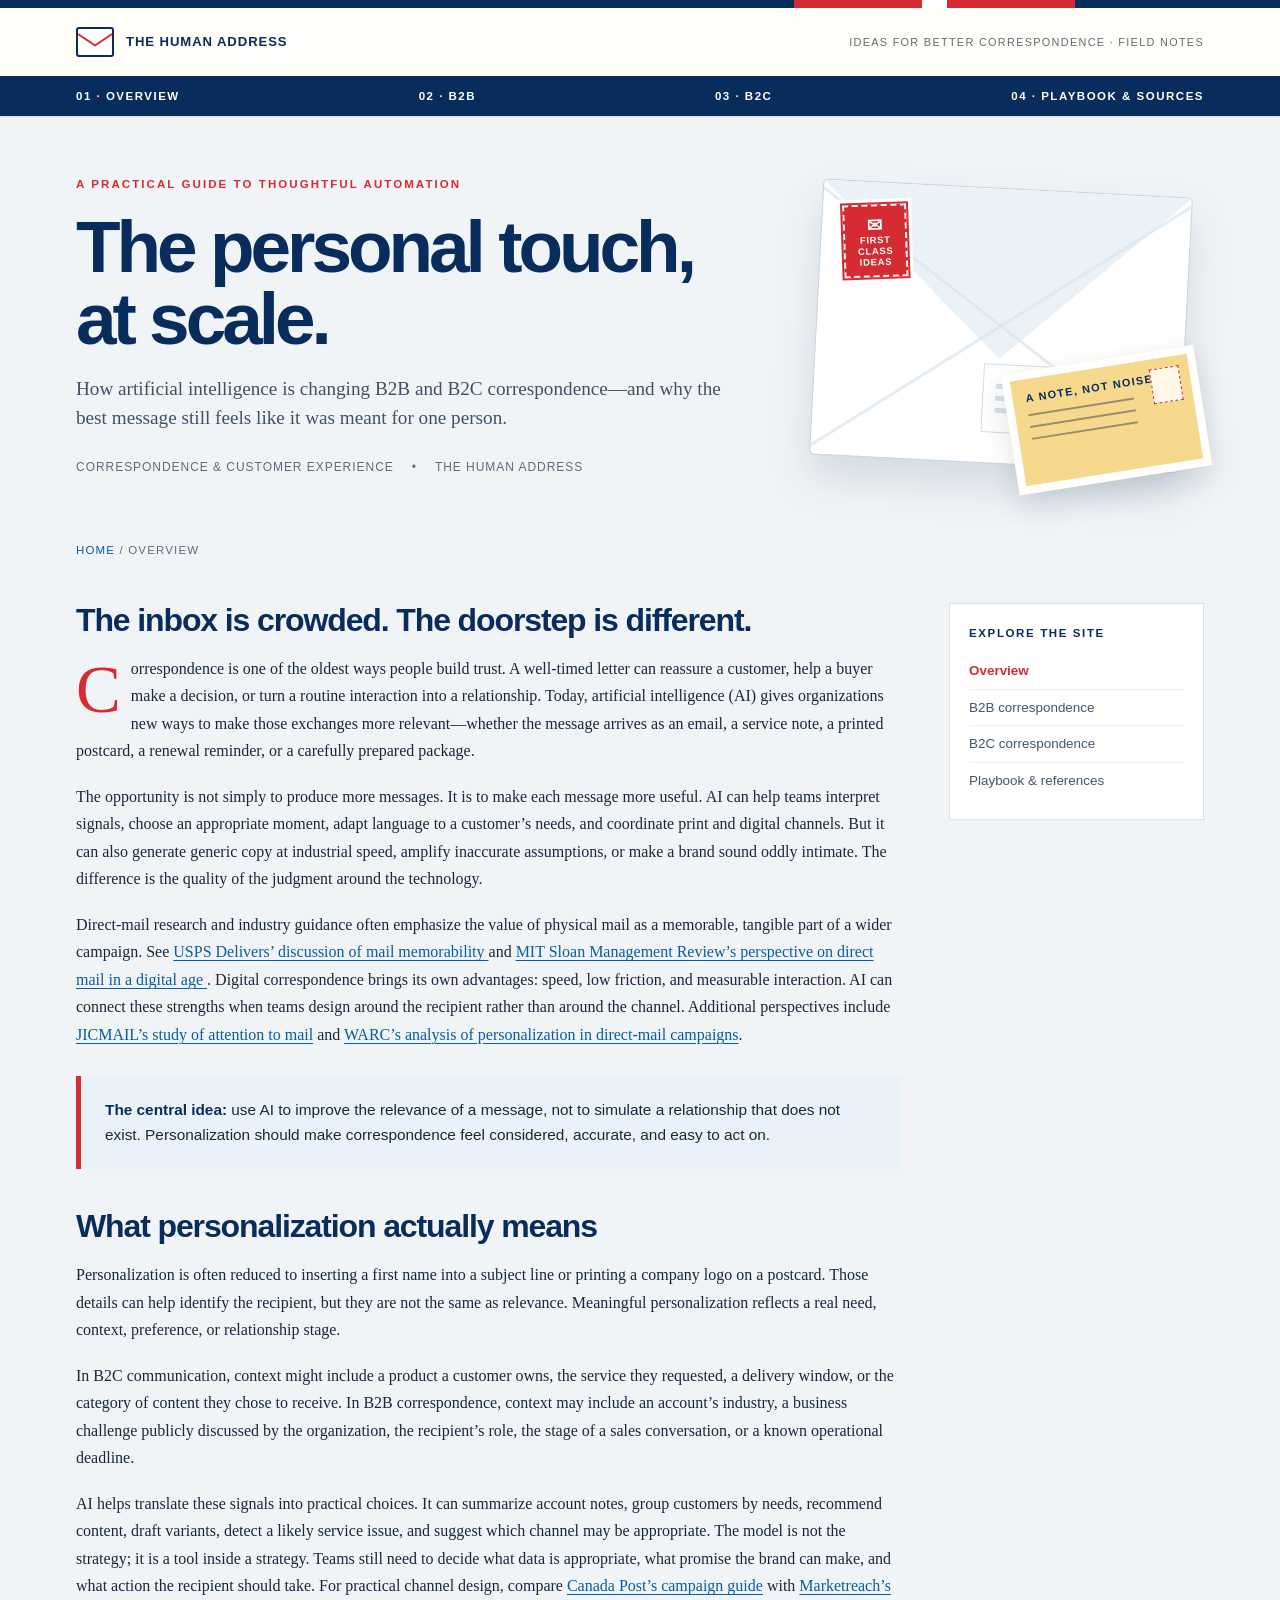
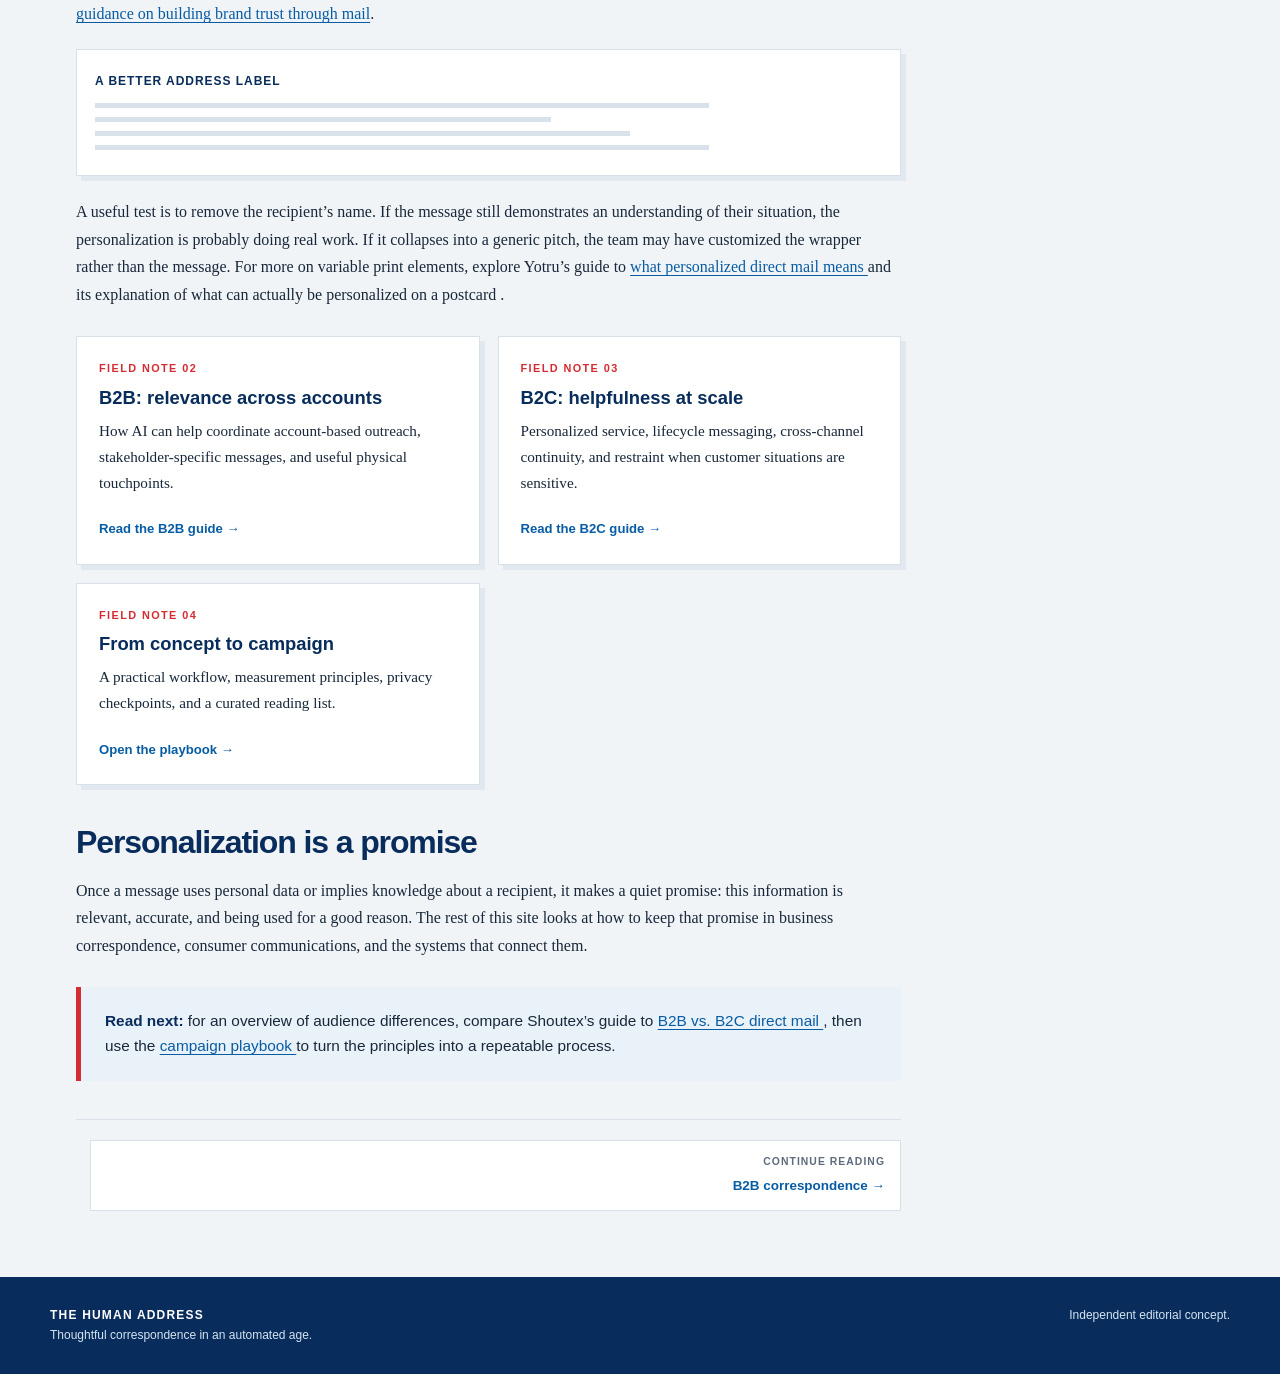
<file: index.html>
<!doctype html>
<!DOCTYPE html>

<html lang="en">
<head>
  <meta name="author" content="Siti N from Toronto">
<meta charset="utf-8"/>
<meta content="width=device-width, initial-scale=1" name="viewport"/>
<meta content="How artificial intelligence is changing B2B and B2C correspondence—and why the best message still feels like it was meant for one person." name="description"/>
<title>
   The personal touch, at scale. — The Human Address
  </title>
<link href="styles.css" rel="stylesheet"/>
</head>
<body>
<div class="topline">
</div>
<header>
<div class="nav">
<a class="brand" href="">
<span aria-hidden="true" class="brandmark">
</span>
<span>
      The Human Address
     </span>
</a>
<small>
     Ideas for better correspondence · Field notes
    </small>
</div>
<nav aria-label="Main navigation" class="sectionbar">
<div class="inner">
<a href="" style="color:white;text-decoration:none">
      01 · Overview
     </a>
<a href="/b2b/" style="color:white;text-decoration:none">
      02 · B2B
     </a>
<a href="/b2c/" style="color:white;text-decoration:none">
      03 · B2C
     </a>
<a href="/playbook/" style="color:white;text-decoration:none">
      04 · Playbook &amp; sources
     </a>
</div>
</nav>
</header>
<section class="hero">
<div>
<div class="eyebrow">
     A practical guide to thoughtful automation
    </div>
<h1>
     The personal touch, at scale.
    </h1>
<p class="dek">
     How artificial intelligence is changing B2B and B2C correspondence—and why the best message still feels like it was meant for one person.
    </p>
<div class="meta">
<span>
      Correspondence &amp; customer experience
     </span>
<span>
      •
     </span>
<span>
      The Human Address
     </span>
</div>
</div>
<div aria-label="CSS illustration of an envelope, postage stamp, address label and postcard" class="hero-art" role="img">
<div class="envelope">
<div class="env-flap">
</div>
<div class="env-bottom">
</div>
<div class="stamp">
<div>
<b>
        ✉
       </b>
       FIRST
       <br/>
       CLASS
       <br/>
       IDEAS
      </div>
</div>
<div class="address">
<span>
</span>
<span>
</span>
<span>
</span>
</div>
</div>
<div class="postcard">
<strong>
      A note, not noise
     </strong>
<i>
</i>
<i>
</i>
<i>
</i>
</div>
</div>
</section>
<div class="breadcrumbs">
<a href="">
    Home
   </a>
   / Overview
  </div>
<div class="layout">
<main class="article">
<h2 id="opening">
     The inbox is crowded. The doorstep is different.
    </h2>
<p class="dropcap">
     Correspondence is one of the oldest ways people build trust. A well-timed letter can reassure a customer, help a buyer make a decision, or turn a routine interaction into a relationship. Today, artificial intelligence (AI) gives organizations new ways to make those exchanges more relevant—whether the message arrives as an email, a service note, a printed postcard, a renewal reminder, or a carefully prepared package.
    </p>
<p>
     The opportunity is not simply to produce more messages. It is to make each message more useful. AI can help teams interpret signals, choose an appropriate moment, adapt language to a customer’s needs, and coordinate print and digital channels. But it can also generate generic copy at industrial speed, amplify inaccurate assumptions, or make a brand sound oddly intimate. The difference is the quality of the judgment around the technology.
    </p>
<p>
     Direct-mail research and industry guidance often emphasize the value of physical mail as a memorable, tangible part of a wider campaign. See
     <a href="https://www.uspsdelivers.com/why-direct-mail-is-more-memorable/">
      USPS Delivers’ discussion of mail memorability
     </a>
     and
     <a href="https://sloanreview.mit.edu/article/how-direct-mail-delivers-in-the-age-of-digital-marketing/">
      MIT Sloan Management Review’s perspective on direct mail in a digital age
     </a>
     . Digital correspondence brings its own advantages: speed, low friction, and measurable interaction. AI can connect these strengths when teams design around the recipient rather than around the channel.
     Additional perspectives include <a href="https://www.jicmail.org.uk/flagship-research/major-new-mail-attention-study-the-time-we-spend-with-mail/">JICMAIL’s study of attention to mail</a> and <a href="https://www.warc.com/en/article/direct-mail-campaigns-more-likely-to-successfully-use-personalisation-056324069ec94fcbae985e6552f96039">WARC’s analysis of personalization in direct-mail campaigns</a>.</p>
<div class="callout">
<strong>
      The central idea:
     </strong>
     use AI to improve the relevance of a message, not to simulate a relationship that does not exist. Personalization should make correspondence feel considered, accurate, and easy to act on.
    </div>
<h2 id="meaning">
     What personalization actually means
    </h2>
<p>
     Personalization is often reduced to inserting a first name into a subject line or printing a company logo on a postcard. Those details can help identify the recipient, but they are not the same as relevance. Meaningful personalization reflects a real need, context, preference, or relationship stage.
    </p>
<p>
     In B2C communication, context might include a product a customer owns, the service they requested, a delivery window, or the category of content they chose to receive. In B2B correspondence, context may include an account’s industry, a business challenge publicly discussed by the organization, the recipient’s role, the stage of a sales conversation, or a known operational deadline.
    </p>
<p>
     AI helps translate these signals into practical choices. It can summarize account notes, group customers by needs, recommend content, draft variants, detect a likely service issue, and suggest which channel may be appropriate. The model is not the strategy; it is a tool inside a strategy. Teams still need to decide what data is appropriate, what promise the brand can make, and what action the recipient should take.
     For practical channel design, compare <a href="https://www.canadapost-postescanada.ca/blogs/business/marketing/how-to-do-direct-mail-your-small-business-guide-to-launching-a-direct-mail-campaign/">Canada Post’s campaign guide</a> with <a href="https://www.marketreach.co.uk/build-brand-trust-with-mail">Marketreach’s guidance on building brand trust through mail</a>.</p>
<div class="mini-label">
<strong>
      A BETTER ADDRESS LABEL
     </strong>
<div class="lines">
</div>
<div class="lines">
</div>
<div class="lines">
</div>
<div class="lines">
</div>
</div>
<p>
     A useful test is to remove the recipient’s name. If the message still demonstrates an understanding of their situation, the personalization is probably doing real work. If it collapses into a generic pitch, the team may have customized the wrapper rather than the message. For more on variable print elements, explore Yotru’s guide to
     <a href="https://yotru.com/knowledge-base/what-is-personalized-direct-mail">
      what personalized direct mail means
     </a>
     and its explanation of
     what can actually be personalized on a postcard
     .
    </p>
<div class="page-cards">
<div class="page-card">
<div class="kicker">
       Field note 02
      </div>
<h3>
       B2B: relevance across accounts
      </h3>
<p>
       How AI can help coordinate account-based outreach, stakeholder-specific messages, and useful physical touchpoints.
      </p>
<a href="/b2b/">
       Read the B2B guide →
      </a>
</div>
<div class="page-card">
<div class="kicker">
       Field note 03
      </div>
<h3>
       B2C: helpfulness at scale
      </h3>
<p>
       Personalized service, lifecycle messaging, cross-channel continuity, and restraint when customer situations are sensitive.
      </p>
<a href="/b2c/">
       Read the B2C guide →
      </a>
</div>
<div class="page-card">
<div class="kicker">
       Field note 04
      </div>
<h3>
       From concept to campaign
      </h3>
<p>
       A practical workflow, measurement principles, privacy checkpoints, and a curated reading list.
      </p>
<a href="/playbook/">
       Open the playbook →
      </a>
</div>
</div>
<h2>
     Personalization is a promise
    </h2>
<p>
     Once a message uses personal data or implies knowledge about a recipient, it makes a quiet promise: this information is relevant, accurate, and being used for a good reason. The rest of this site looks at how to keep that promise in business correspondence, consumer communications, and the systems that connect them.
    </p>
<div class="callout">
<strong>
      Read next:
     </strong>
     for an overview of audience differences, compare Shoutex’s guide to
     <a href="https://guides.shoutex.com/direct-mail-marketing/b2b-vs-b2c-direct-mail/">
      B2B vs. B2C direct mail
     </a>
     , then use the
     <a href="/playbook/">
      campaign playbook
     </a>
     to turn the principles into a repeatable process.
    </div>
<div class="nextprev">
<div>
</div>
<a href="/b2b/" style="text-align:right">
<span>
       Continue reading
      </span>
      B2B correspondence →
     </a>
</div>
</main>
<aside class="toc">
<h3>
     Explore the site
    </h3>
<a class="active" href="">
     Overview
    </a>
<a class="" href="/b2b/">
     B2B correspondence
    </a>
<a class="" href="/b2c/">
     B2C correspondence
    </a>
<a class="" href="/playbook/">
     Playbook &amp; references
    </a>
</aside>
</div>
<footer class="footer">
<div class="footer-inner">
<div>
<strong>
      The Human Address
     </strong>
<br/>
     Thoughtful correspondence in an automated age.
    </div>
<div>
     Independent editorial concept.
    </div>
</div>
</footer>
</body>
</html>
</file>
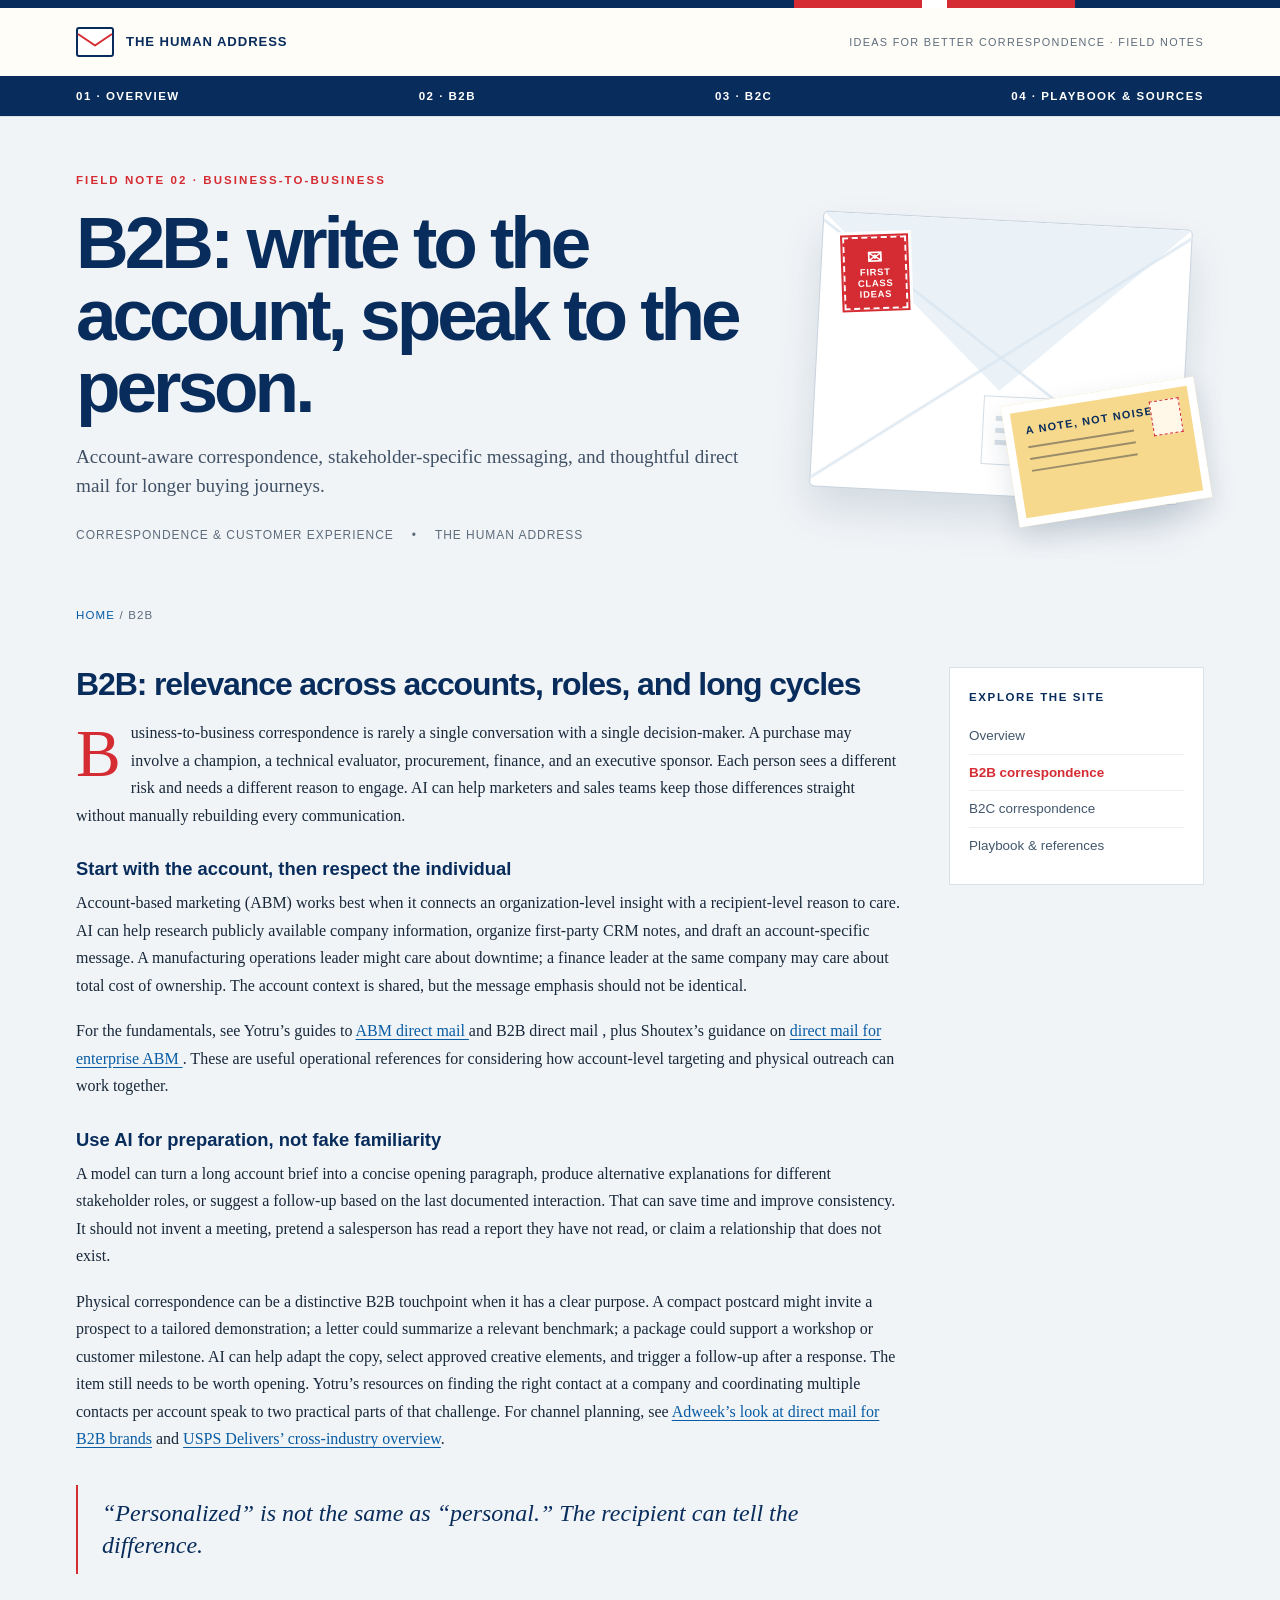
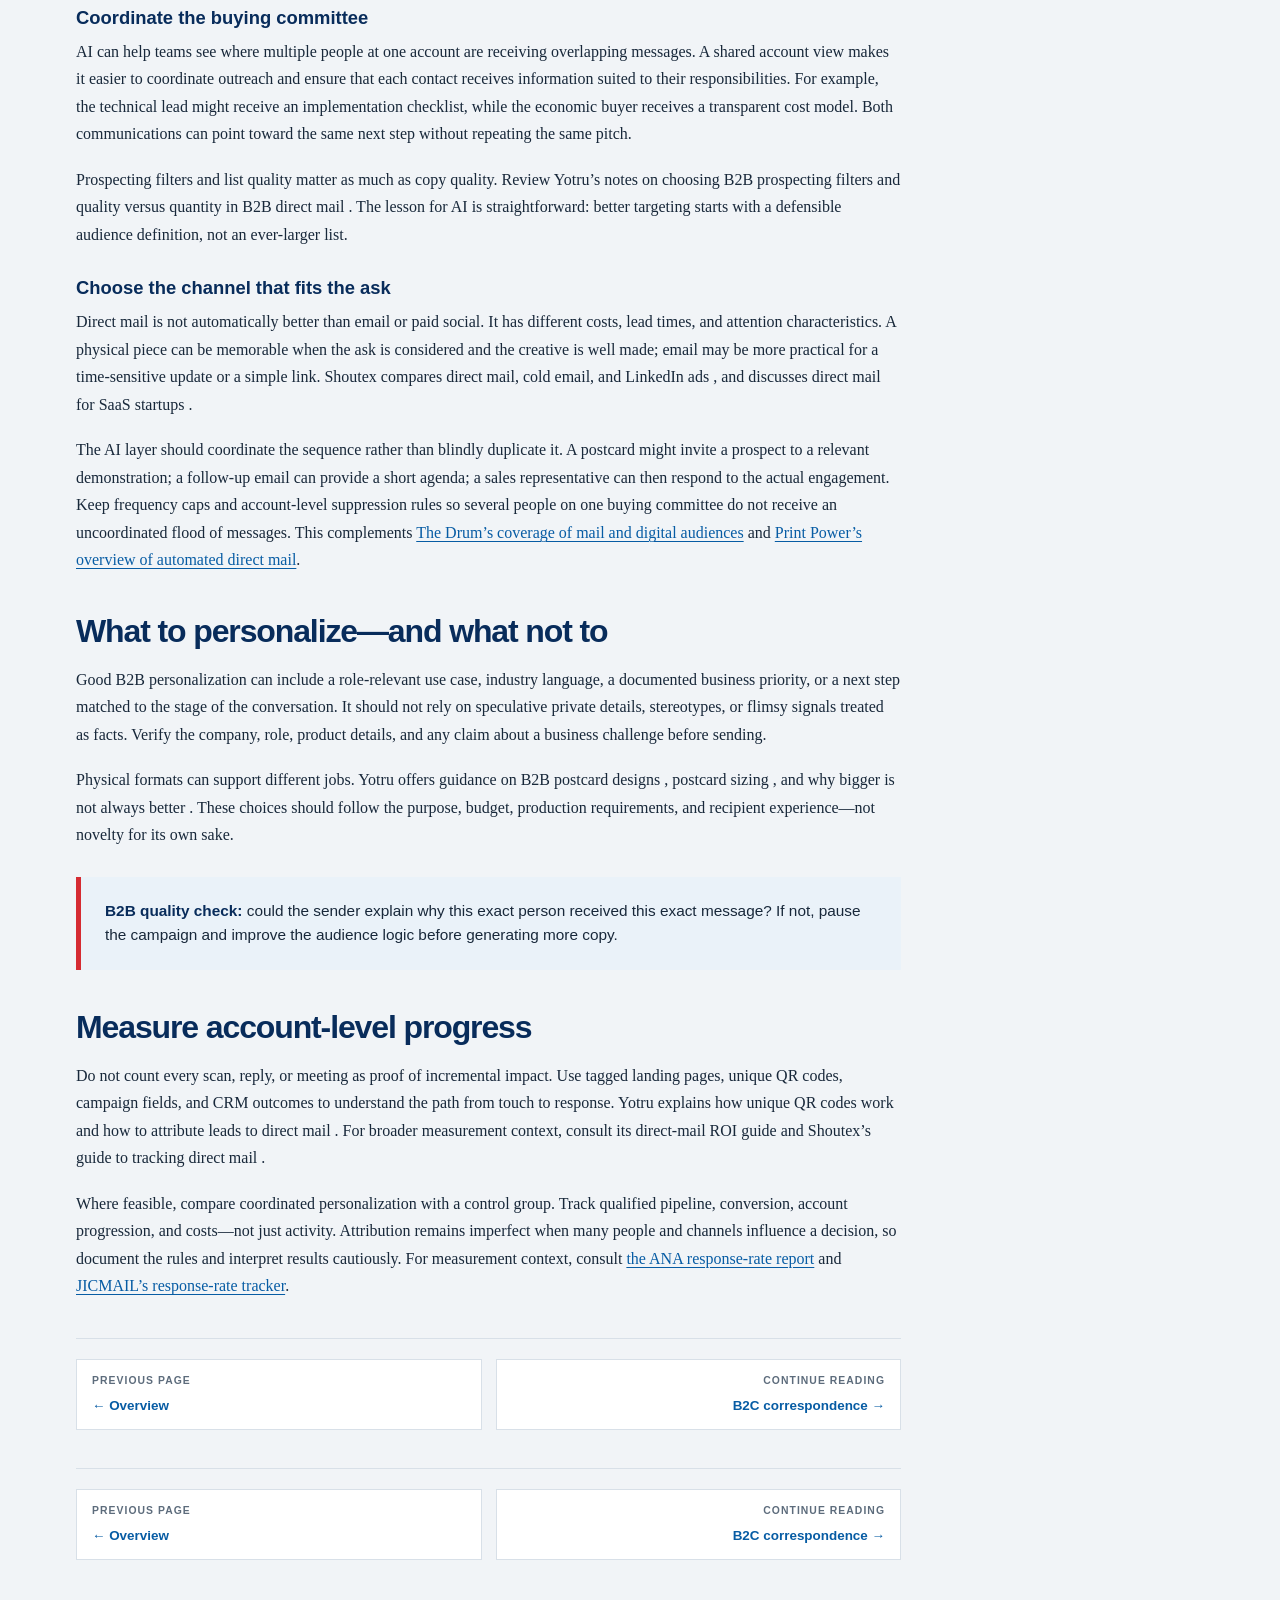
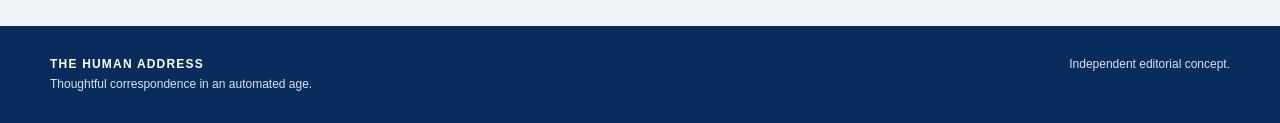
<file: b2b/index.html>
<!doctype html>
<!DOCTYPE html>

<html lang="en">
<head>
  <meta name="author" content="Siti N from Toronto">
<meta charset="utf-8"/>
<meta content="width=device-width, initial-scale=1" name="viewport"/>
<meta content="Account-aware correspondence, stakeholder-specific messaging, and thoughtful direct mail for longer buying journeys." name="description"/>
<title>
   B2B: write to the account, speak to the person. — The Human Address
  </title>
<link href="/styles.css" rel="stylesheet"/>
</head>
<body>
<div class="topline">
</div>
<header>
<div class="nav">
<a class="brand" href="">
<span aria-hidden="true" class="brandmark">
</span>
<span>
      The Human Address
     </span>
</a>
<small>
     Ideas for better correspondence · Field notes
    </small>
</div>
<nav aria-label="Main navigation" class="sectionbar">
<div class="inner">
<a href="" style="color:white;text-decoration:none">
      01 · Overview
     </a>
<a href="/b2b/" style="color:white;text-decoration:none">
      02 · B2B
     </a>
<a href="/b2c/" style="color:white;text-decoration:none">
      03 · B2C
     </a>
<a href="/playbook/" style="color:white;text-decoration:none">
      04 · Playbook &amp; sources
     </a>
</div>
</nav>
</header>
<section class="hero">
<div>
<div class="eyebrow">
     Field note 02 · Business-to-business
    </div>
<h1>
     B2B: write to the account, speak to the person.
    </h1>
<p class="dek">
     Account-aware correspondence, stakeholder-specific messaging, and thoughtful direct mail for longer buying journeys.
    </p>
<div class="meta">
<span>
      Correspondence &amp; customer experience
     </span>
<span>
      •
     </span>
<span>
      The Human Address
     </span>
</div>
</div>
<div aria-label="CSS illustration of an envelope, postage stamp, address label and postcard" class="hero-art" role="img">
<div class="envelope">
<div class="env-flap">
</div>
<div class="env-bottom">
</div>
<div class="stamp">
<div>
<b>
        ✉
       </b>
       FIRST
       <br/>
       CLASS
       <br/>
       IDEAS
      </div>
</div>
<div class="address">
<span>
</span>
<span>
</span>
<span>
</span>
</div>
</div>
<div class="postcard">
<strong>
      A note, not noise
     </strong>
<i>
</i>
<i>
</i>
<i>
</i>
</div>
</div>
</section>
<div class="breadcrumbs">
<a href="">
    Home
   </a>
   / B2B
  </div>
<div class="layout">
<main class="article">
<h2>
     B2B: relevance across accounts, roles, and long cycles
    </h2>
<p class="dropcap">
     Business-to-business correspondence is rarely a single conversation with a single decision-maker. A purchase may involve a champion, a technical evaluator, procurement, finance, and an executive sponsor. Each person sees a different risk and needs a different reason to engage. AI can help marketers and sales teams keep those differences straight without manually rebuilding every communication.
    </p>
<h3>
     Start with the account, then respect the individual
    </h3>
<p>
     Account-based marketing (ABM) works best when it connects an organization-level insight with a recipient-level reason to care. AI can help research publicly available company information, organize first-party CRM notes, and draft an account-specific message. A manufacturing operations leader might care about downtime; a finance leader at the same company may care about total cost of ownership. The account context is shared, but the message emphasis should not be identical.
    </p>
<p>
     For the fundamentals, see Yotru’s guides to
     <a href="https://yotru.org/blog/abm-direct-mail/">
      ABM direct mail
     </a>
     and
     B2B direct mail
     , plus Shoutex’s guidance on
     <a href="https://guides.shoutex.com/direct-mail-marketing/direct-mail-for-enterprise-abm/">
      direct mail for enterprise ABM
     </a>
     . These are useful operational references for considering how account-level targeting and physical outreach can work together.
    </p>
<h3>
     Use AI for preparation, not fake familiarity
    </h3>
<p>
     A model can turn a long account brief into a concise opening paragraph, produce alternative explanations for different stakeholder roles, or suggest a follow-up based on the last documented interaction. That can save time and improve consistency. It should not invent a meeting, pretend a salesperson has read a report they have not read, or claim a relationship that does not exist.
    </p>
<p>
     Physical correspondence can be a distinctive B2B touchpoint when it has a clear purpose. A compact postcard might invite a prospect to a tailored demonstration; a letter could summarize a relevant benchmark; a package could support a workshop or customer milestone. AI can help adapt the copy, select approved creative elements, and trigger a follow-up after a response. The item still needs to be worth opening. Yotru’s resources on
     finding the right contact at a company
     and
     coordinating multiple contacts per account
     speak to two practical parts of that challenge.
     For channel planning, see <a href="https://www.adweek.com/brand-marketing/direct-mail-comeback-b-to-b-brands-digital-clutter/">Adweek’s look at direct mail for B2B brands</a> and <a href="https://www.uspsdelivers.com/direct-mail-across-industries/">USPS Delivers’ cross-industry overview</a>.</p>
<div class="pullquote">
     “Personalized” is not the same as “personal.” The recipient can tell the difference.
    </div>
<h3>
     Coordinate the buying committee
    </h3>
<p>
     AI can help teams see where multiple people at one account are receiving overlapping messages. A shared account view makes it easier to coordinate outreach and ensure that each contact receives information suited to their responsibilities. For example, the technical lead might receive an implementation checklist, while the economic buyer receives a transparent cost model. Both communications can point toward the same next step without repeating the same pitch.
    </p>
<p>
     Prospecting filters and list quality matter as much as copy quality. Review Yotru’s notes on
     choosing B2B prospecting filters
     and
     quality versus quantity in B2B direct mail
     . The lesson for AI is straightforward: better targeting starts with a defensible audience definition, not an ever-larger list.
    </p>
<h3>
     Choose the channel that fits the ask
    </h3>
<p>
     Direct mail is not automatically better than email or paid social. It has different costs, lead times, and attention characteristics. A physical piece can be memorable when the ask is considered and the creative is well made; email may be more practical for a time-sensitive update or a simple link. Shoutex compares
     direct mail, cold email, and LinkedIn ads
     , and discusses
     direct mail for SaaS startups
     .
    </p>
<p>
     The AI layer should coordinate the sequence rather than blindly duplicate it. A postcard might invite a prospect to a relevant demonstration; a follow-up email can provide a short agenda; a sales representative can then respond to the actual engagement. Keep frequency caps and account-level suppression rules so several people on one buying committee do not receive an uncoordinated flood of messages.
     This complements <a href="https://www.thedrum.com/industry-insight/increase-in-marketing-efforts-combine-direct-mail-and-digital-audiences">The Drum’s coverage of mail and digital audiences</a> and <a href="https://www.printpower.eu/insight/why-automated-direct-mail-is-the-next-big-thing-in-marketing-automation/">Print Power’s overview of automated direct mail</a>.</p>
<h2>
     What to personalize—and what not to
    </h2>
<p>
     Good B2B personalization can include a role-relevant use case, industry language, a documented business priority, or a next step matched to the stage of the conversation. It should not rely on speculative private details, stereotypes, or flimsy signals treated as facts. Verify the company, role, product details, and any claim about a business challenge before sending.
    </p>
<p>
     Physical formats can support different jobs. Yotru offers guidance on
     B2B postcard designs
     ,
     postcard sizing
     , and why
     bigger is not always better
     . These choices should follow the purpose, budget, production requirements, and recipient experience—not novelty for its own sake.
    </p>
<div class="callout">
<strong>
      B2B quality check:
     </strong>
     could the sender explain why this exact person received this exact message? If not, pause the campaign and improve the audience logic before generating more copy.
    </div>
<h2>
     Measure account-level progress
    </h2>
<p>
     Do not count every scan, reply, or meeting as proof of incremental impact. Use tagged landing pages, unique QR codes, campaign fields, and CRM outcomes to understand the path from touch to response. Yotru explains
     how unique QR codes work
     and
     how to attribute leads to direct mail
     . For broader measurement context, consult its
     direct-mail ROI guide
     and Shoutex’s
     guide to tracking direct mail
     .
    </p>
<p>
     Where feasible, compare coordinated personalization with a control group. Track qualified pipeline, conversion, account progression, and costs—not just activity. Attribution remains imperfect when many people and channels influence a decision, so document the rules and interpret results cautiously.
     For measurement context, consult <a href="https://www.ana.net/miccontent/show/id/rr-2025-07-response-rate-report">the ANA response-rate report</a> and <a href="https://www.jicmail.org.uk/flagship-research/response-rate-tracker/">JICMAIL’s response-rate tracker</a>.</p>
<div class="nextprev">
<a href="">
<span>
       Previous page
      </span>
      ← Overview
     </a>
<a href="/b2c/" style="text-align:right">
<span>
       Continue reading
      </span>
      B2C correspondence →
     </a>
</div>
<div class="nextprev">
<a href="">
<span>
       Previous page
      </span>
      ← Overview
     </a>
<a href="/b2c/" style="text-align:right">
<span>
       Continue reading
      </span>
      B2C correspondence →
     </a>
</div>
</main>
<aside class="toc">
<h3>
     Explore the site
    </h3>
<a class="" href="">
     Overview
    </a>
<a class="active" href="/b2b/">
     B2B correspondence
    </a>
<a class="" href="/b2c/">
     B2C correspondence
    </a>
<a class="" href="/playbook/">
     Playbook &amp; references
    </a>
</aside>
</div>
<footer class="footer">
<div class="footer-inner">
<div>
<strong>
      The Human Address
     </strong>
<br/>
     Thoughtful correspondence in an automated age.
    </div>
<div>
     Independent editorial concept.
    </div>
</div>
</footer>
</body>
</html>
</file>
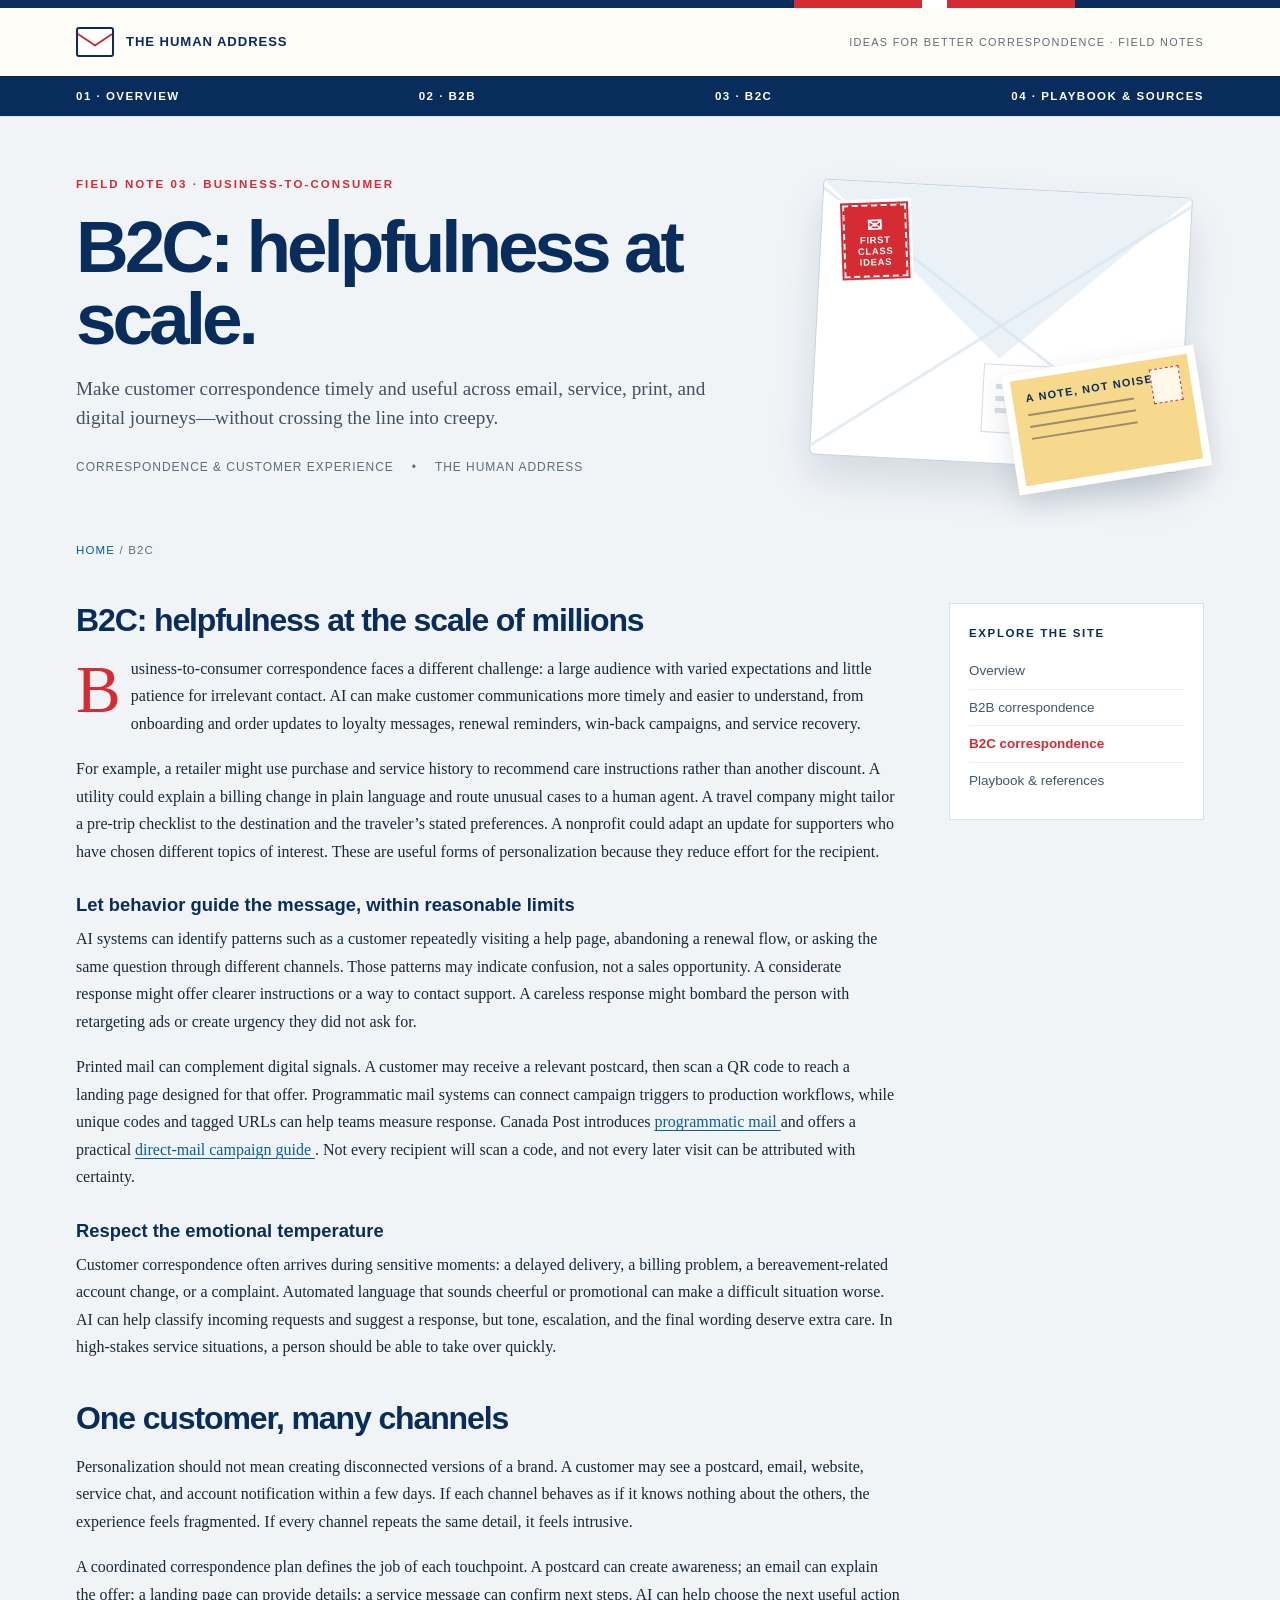
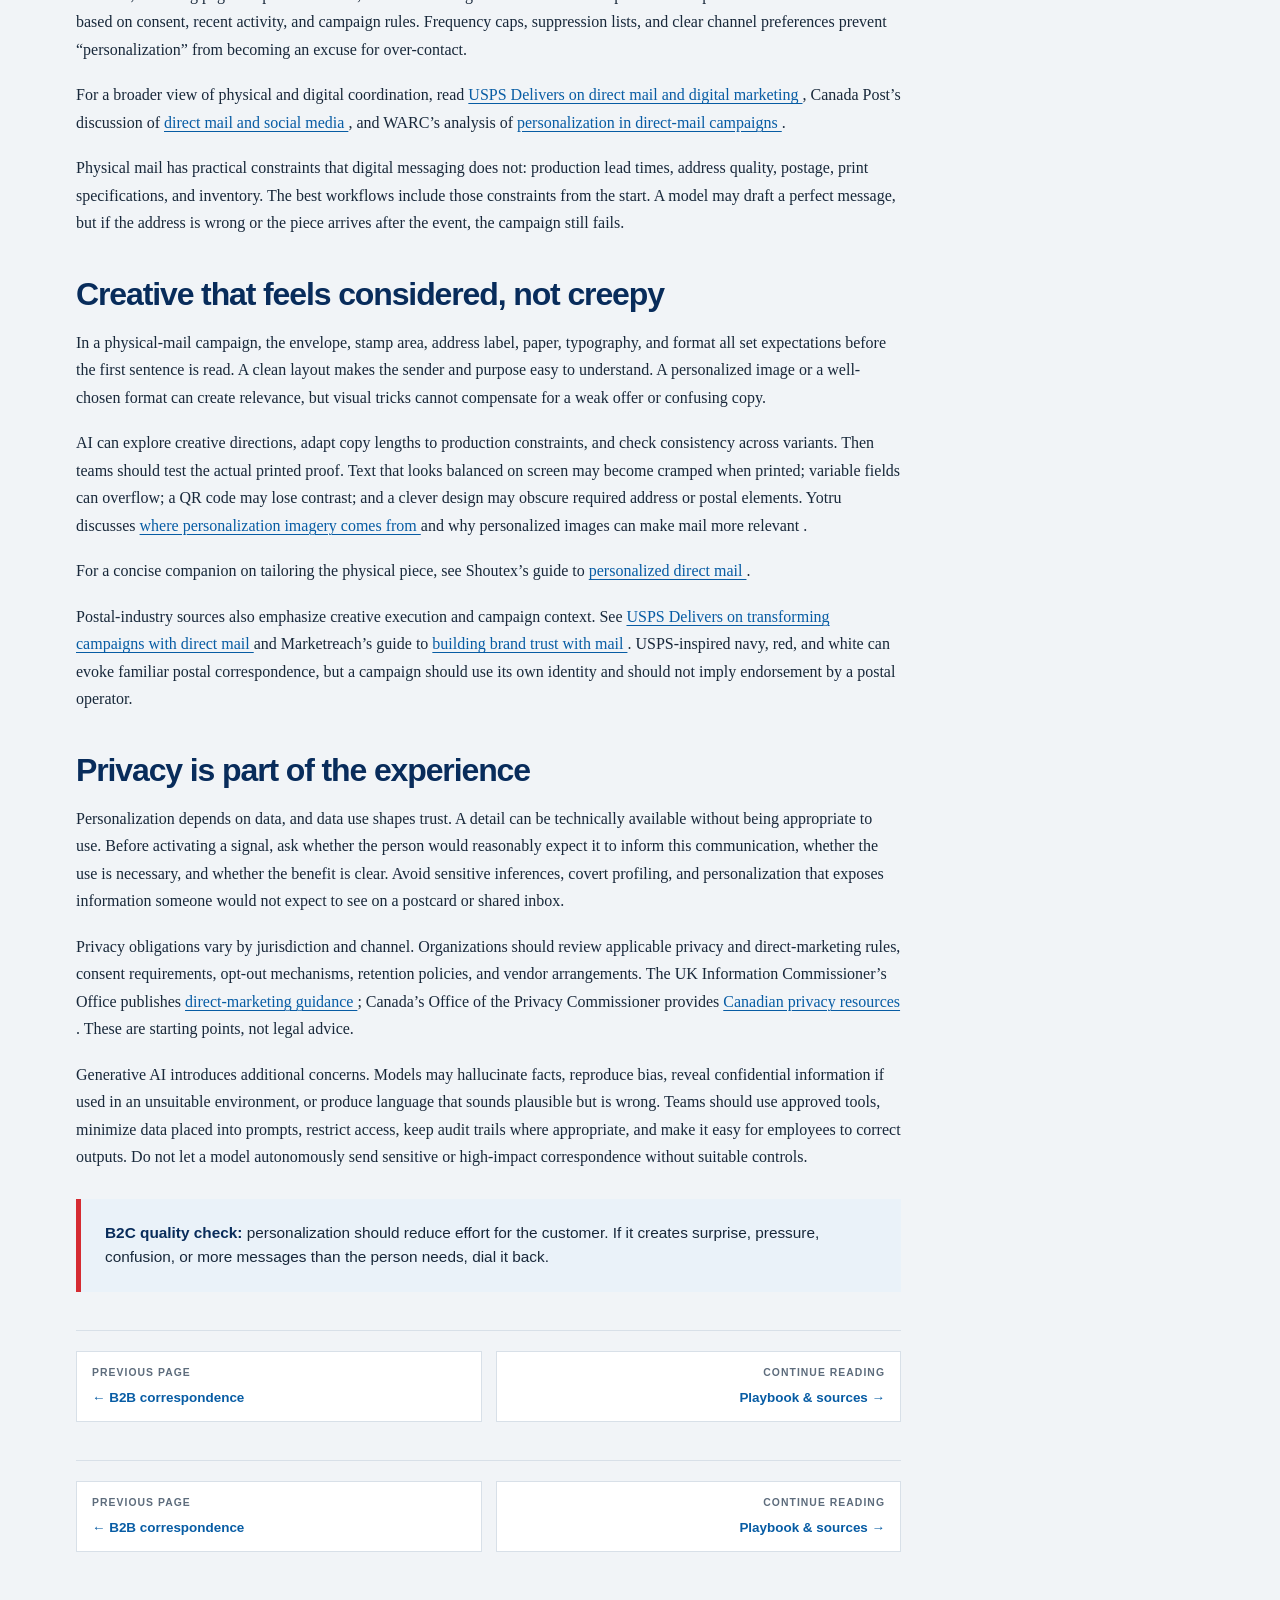
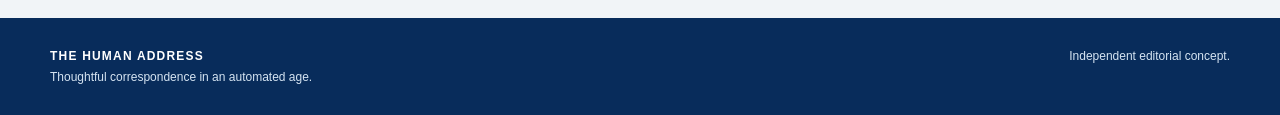
<file: b2c/index.html>
<!DOCTYPE html>
<html lang="en">
 <head>
  <meta name="author" content="Siti N from Toronto">
  <meta charset="utf-8"/>
  <meta content="width=device-width, initial-scale=1" name="viewport"/>
  <meta content="Make customer correspondence timely and useful across email, service, print, and digital journeys&mdash;without crossing the line into creepy." name="description"/>
  <title>
   B2C: helpfulness at scale. &mdash; The Human Address
  </title>
  <link href="/styles.css" rel="stylesheet"/>
 </head>
 <body>
  <div class="topline">
  </div>
  <header>
   <div class="nav">
    <a class="brand" href="">
     <span aria-hidden="true" class="brandmark">
     </span>
     <span>
      The Human Address
     </span>
    </a>
    <small>
     Ideas for better correspondence &middot; Field notes
    </small>
   </div>
   <nav aria-label="Main navigation" class="sectionbar">
    <div class="inner">
     <a href="" style="color:white;text-decoration:none">
      01 &middot; Overview
     </a>
     <a href="/b2b/" style="color:white;text-decoration:none">
      02 &middot; B2B
     </a>
     <a href="/b2c/" style="color:white;text-decoration:none">
      03 &middot; B2C
     </a>
     <a href="/playbook/" style="color:white;text-decoration:none">
      04 &middot; Playbook &amp; sources
     </a>
    </div>
   </nav>
  </header>
  <section class="hero">
   <div>
    <div class="eyebrow">
     Field note 03 &middot; Business-to-consumer
    </div>
    <h1>
     B2C: helpfulness at scale.
    </h1>
    <p class="dek">
     Make customer correspondence timely and useful across email, service, print, and digital journeys&mdash;without crossing the line into creepy.
    </p>
    <div class="meta">
     <span>
      Correspondence &amp; customer experience
     </span>
     <span>
      &bull;
     </span>
     <span>
      The Human Address
     </span>
    </div>
   </div>
   <div aria-label="CSS illustration of an envelope, postage stamp, address label and postcard" class="hero-art" role="img">
    <div class="envelope">
     <div class="env-flap">
     </div>
     <div class="env-bottom">
     </div>
     <div class="stamp">
      <div>
       <b>
        ✉
       </b>
       FIRST
       <br/>
       CLASS
       <br/>
       IDEAS
      </div>
     </div>
     <div class="address">
      <span>
      </span>
      <span>
      </span>
      <span>
      </span>
     </div>
    </div>
    <div class="postcard">
     <strong>
      A note, not noise
     </strong>
     <i>
     </i>
     <i>
     </i>
     <i>
     </i>
    </div>
   </div>
  </section>
  <div class="breadcrumbs">
   <a href="">
    Home
   </a>
   / B2C
  </div>
  <div class="layout">
   <main class="article">
    <h2>
     B2C: helpfulness at the scale of millions
    </h2>
    <p class="dropcap">
     Business-to-consumer correspondence faces a different challenge: a large audience with varied expectations and little patience for irrelevant contact. AI can make customer communications more timely and easier to understand, from onboarding and order updates to loyalty messages, renewal reminders, win-back campaigns, and service recovery.
    </p>
    <p>
     For example, a retailer might use purchase and service history to recommend care instructions rather than another discount. A utility could explain a billing change in plain language and route unusual cases to a human agent. A travel company might tailor a pre-trip checklist to the destination and the traveler&rsquo;s stated preferences. A nonprofit could adapt an update for supporters who have chosen different topics of interest. These are useful forms of personalization because they reduce effort for the recipient.
    </p>
    <h3>
     Let behavior guide the message, within reasonable limits
    </h3>
    <p>
     AI systems can identify patterns such as a customer repeatedly visiting a help page, abandoning a renewal flow, or asking the same question through different channels. Those patterns may indicate confusion, not a sales opportunity. A considerate response might offer clearer instructions or a way to contact support. A careless response might bombard the person with retargeting ads or create urgency they did not ask for.
    </p>
    <p>
     Printed mail can complement digital signals. A customer may receive a relevant postcard, then scan a QR code to reach a landing page designed for that offer. Programmatic mail systems can connect campaign triggers to production workflows, while unique codes and tagged URLs can help teams measure response. Canada Post introduces
     <a href="https://www.canadapost-postescanada.ca/blogs/business/marketing/10-things-you-need-to-know-about-the-power-of-programmatic-mail/">
      programmatic mail
     </a>
     and offers a practical
     <a href="https://www.canadapost-postescanada.ca/blogs/business/marketing/how-to-do-direct-mail-your-small-business-guide-to-launching-a-direct-mail-campaign/">
      direct-mail campaign guide
     </a>
     . Not every recipient will scan a code, and not every later visit can be attributed with certainty.
    </p>
    <h3>
     Respect the emotional temperature
    </h3>
    <p>
     Customer correspondence often arrives during sensitive moments: a delayed delivery, a billing problem, a bereavement-related account change, or a complaint. Automated language that sounds cheerful or promotional can make a difficult situation worse. AI can help classify incoming requests and suggest a response, but tone, escalation, and the final wording deserve extra care. In high-stakes service situations, a person should be able to take over quickly.
    </p>
    <h2>
     One customer, many channels
    </h2>
    <p>
     Personalization should not mean creating disconnected versions of a brand. A customer may see a postcard, email, website, service chat, and account notification within a few days. If each channel behaves as if it knows nothing about the others, the experience feels fragmented. If every channel repeats the same detail, it feels intrusive.
    </p>
    <p>
     A coordinated correspondence plan defines the job of each touchpoint. A postcard can create awareness; an email can explain the offer; a landing page can provide details; a service message can confirm next steps. AI can help choose the next useful action based on consent, recent activity, and campaign rules. Frequency caps, suppression lists, and clear channel preferences prevent &ldquo;personalization&rdquo; from becoming an excuse for over-contact.
    </p>
    <p>
     For a broader view of physical and digital coordination, read
     <a href="https://www.uspsdelivers.com/direct-mail-digital-marketing/">
      USPS Delivers on direct mail and digital marketing
     </a>
     , Canada Post&rsquo;s discussion of
     <a href="https://www.canadapost-postescanada.ca/blogs/business/marketing/marketing-insights/discover-how-direct-mail-gets-social-media-campaigns-the-attention-they-deserve/">
      direct mail and social media
     </a>
     , and WARC&rsquo;s analysis of
     <a href="https://www.warc.com/en/article/direct-mail-campaigns-more-likely-to-successfully-use-personalisation-056324069ec94fcbae985e6552f96039">
      personalization in direct-mail campaigns
     </a>
     .
    </p>
    <p>
     Physical mail has practical constraints that digital messaging does not: production lead times, address quality, postage, print specifications, and inventory. The best workflows include those constraints from the start. A model may draft a perfect message, but if the address is wrong or the piece arrives after the event, the campaign still fails.
    </p>
    <h2>
     Creative that feels considered, not creepy
    </h2>
    <p>
     In a physical-mail campaign, the envelope, stamp area, address label, paper, typography, and format all set expectations before the first sentence is read. A clean layout makes the sender and purpose easy to understand. A personalized image or a well-chosen format can create relevance, but visual tricks cannot compensate for a weak offer or confusing copy.
    </p>
    <p>
     AI can explore creative directions, adapt copy lengths to production constraints, and check consistency across variants. Then teams should test the actual printed proof. Text that looks balanced on screen may become cramped when printed; variable fields can overflow; a QR code may lose contrast; and a clever design may obscure required address or postal elements. Yotru discusses
     <a href="https://yotru.com/knowledge-base/where-does-personalization-imagery-come-from">
      where personalization imagery comes from
     </a>
     and
     why personalized images can make mail more relevant
     .
    </p>
    <p>
     For a concise companion on tailoring the physical piece, see Shoutex&rsquo;s guide to
     <a href="https://guides.shoutex.com/direct-mail-marketing/personalized-direct-mail/">
      personalized direct mail
     </a>
     .
    </p>
    <p>
     Postal-industry sources also emphasize creative execution and campaign context. See
     <a href="https://www.uspsdelivers.com/transform-campaigns-with-direct-mail/">
      USPS Delivers on transforming campaigns with direct mail
     </a>
     and Marketreach&rsquo;s guide to
     <a href="https://www.marketreach.co.uk/build-brand-trust-with-mail">
      building brand trust with mail
     </a>
     . USPS-inspired navy, red, and white can evoke familiar postal correspondence, but a campaign should use its own identity and should not imply endorsement by a postal operator.
    </p>
    <h2>
     Privacy is part of the experience
    </h2>
    <p>
     Personalization depends on data, and data use shapes trust. A detail can be technically available without being appropriate to use. Before activating a signal, ask whether the person would reasonably expect it to inform this communication, whether the use is necessary, and whether the benefit is clear. Avoid sensitive inferences, covert profiling, and personalization that exposes information someone would not expect to see on a postcard or shared inbox.
    </p>
    <p>
     Privacy obligations vary by jurisdiction and channel. Organizations should review applicable privacy and direct-marketing rules, consent requirements, opt-out mechanisms, retention policies, and vendor arrangements. The UK Information Commissioner&rsquo;s Office publishes
     <a href="https://ico.org.uk/for-organisations/direct-marketing-and-privacy-and-electronic-communications/direct-marketing-guidance/">
      direct-marketing guidance
     </a>
     ; Canada&rsquo;s Office of the Privacy Commissioner provides
     <a href="https://www.priv.gc.ca/en/opc-actions-and-decisions/investigations/investigations-into-federal-institutions/2022-23/pa_20230512_cpc/">
      Canadian privacy resources
     </a>
     . These are starting points, not legal advice.
    </p>
    <p>
     Generative AI introduces additional concerns. Models may hallucinate facts, reproduce bias, reveal confidential information if used in an unsuitable environment, or produce language that sounds plausible but is wrong. Teams should use approved tools, minimize data placed into prompts, restrict access, keep audit trails where appropriate, and make it easy for employees to correct outputs. Do not let a model autonomously send sensitive or high-impact correspondence without suitable controls.
    </p>
    <div class="callout">
     <strong>
      B2C quality check:
     </strong>
     personalization should reduce effort for the customer. If it creates surprise, pressure, confusion, or more messages than the person needs, dial it back.
    </div>
    <div class="nextprev">
     <a href="/b2b/">
      <span>
       Previous page
      </span>
      &larr; B2B correspondence
     </a>
     <a href="/playbook/" style="text-align:right">
      <span>
       Continue reading
      </span>
      Playbook &amp; sources &rarr;
     </a>
    </div>
    <div class="nextprev">
     <a href="/b2b/">
      <span>
       Previous page
      </span>
      &larr; B2B correspondence
     </a>
     <a href="/playbook/" style="text-align:right">
      <span>
       Continue reading
      </span>
      Playbook &amp; sources &rarr;
     </a>
    </div>
   </main>
   <aside class="toc">
    <h3>
     Explore the site
    </h3>
    <a class="" href="">
     Overview
    </a>
    <a class="" href="/b2b/">
     B2B correspondence
    </a>
    <a class="active" href="/b2c/">
     B2C correspondence
    </a>
    <a class="" href="/playbook/">
     Playbook &amp; references
    </a>
   </aside>
  </div>
  <footer class="footer">
   <div class="footer-inner">
    <div>
     <strong>
      The Human Address
     </strong>
     <br/>
     Thoughtful correspondence in an automated age.
    </div>
    <div>
     Independent editorial concept.
    </div>
   </div>
  </footer>
 </body>
</html>
</file>
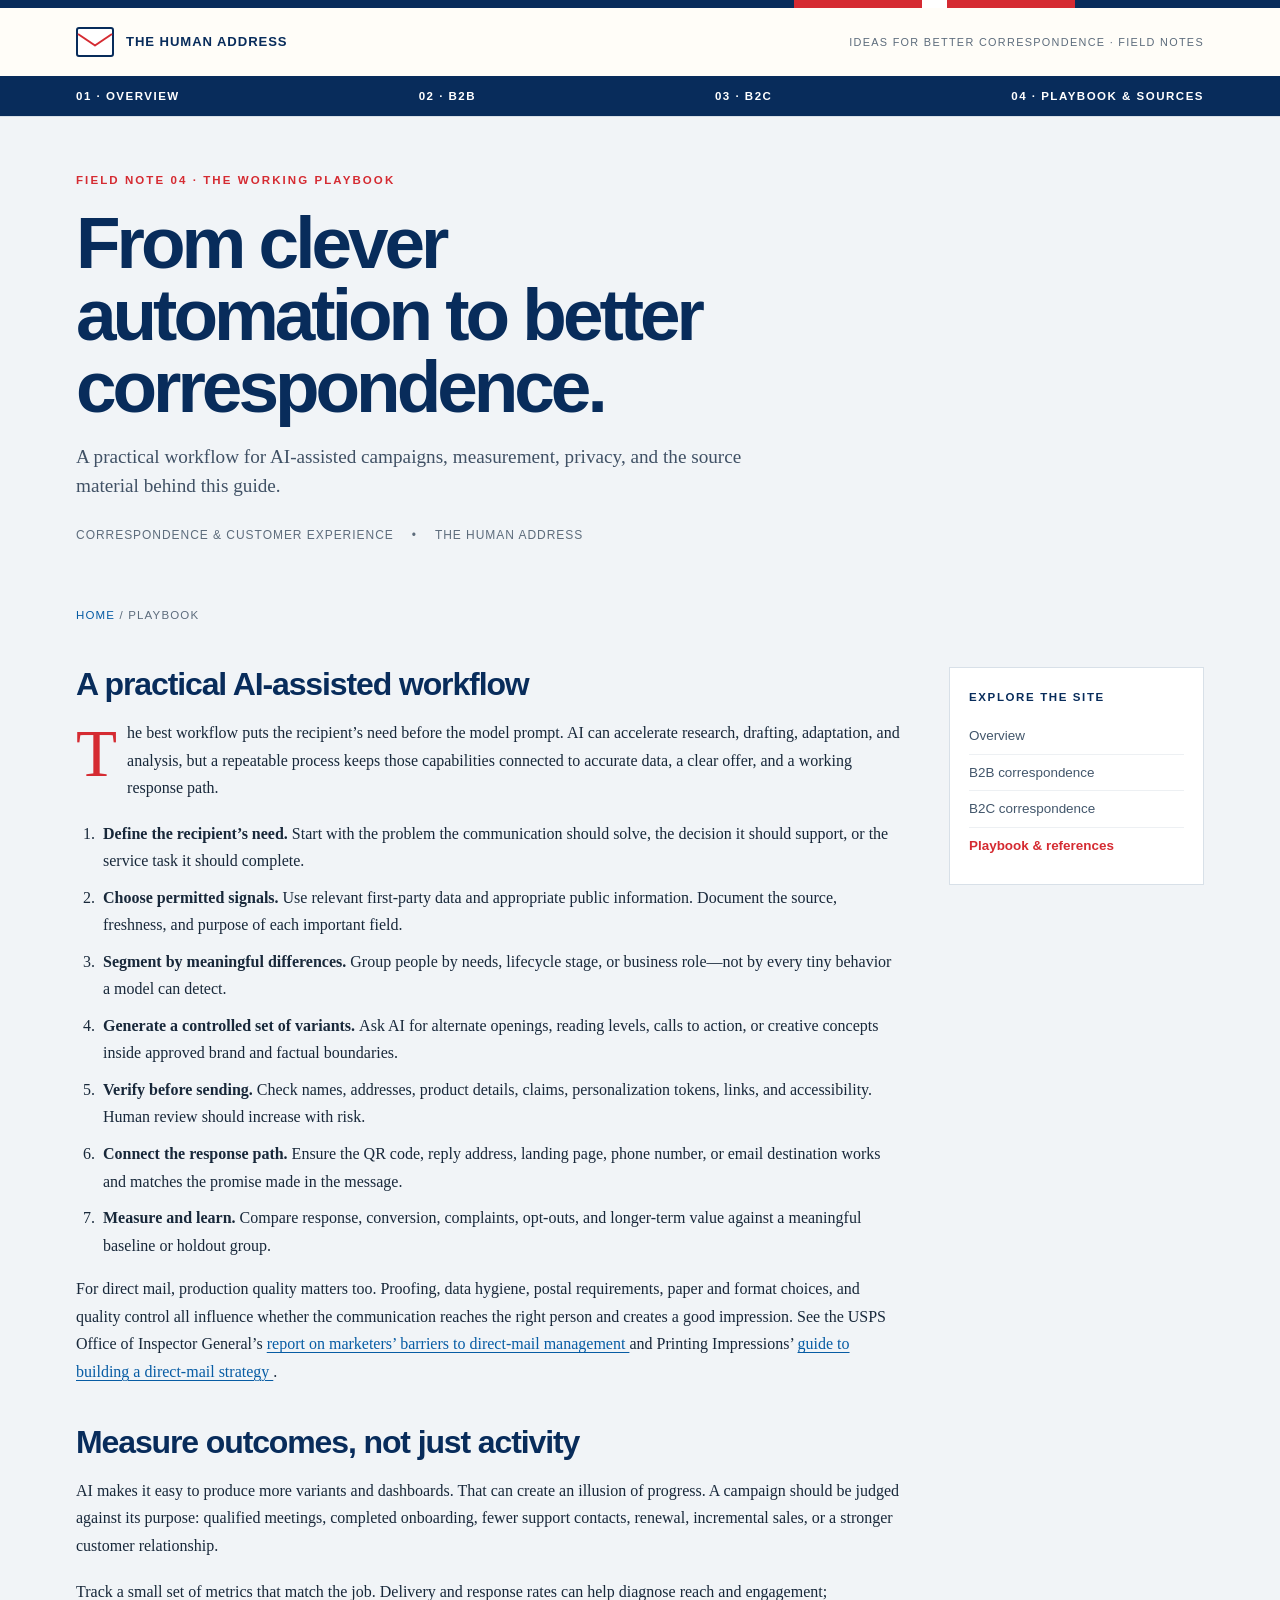
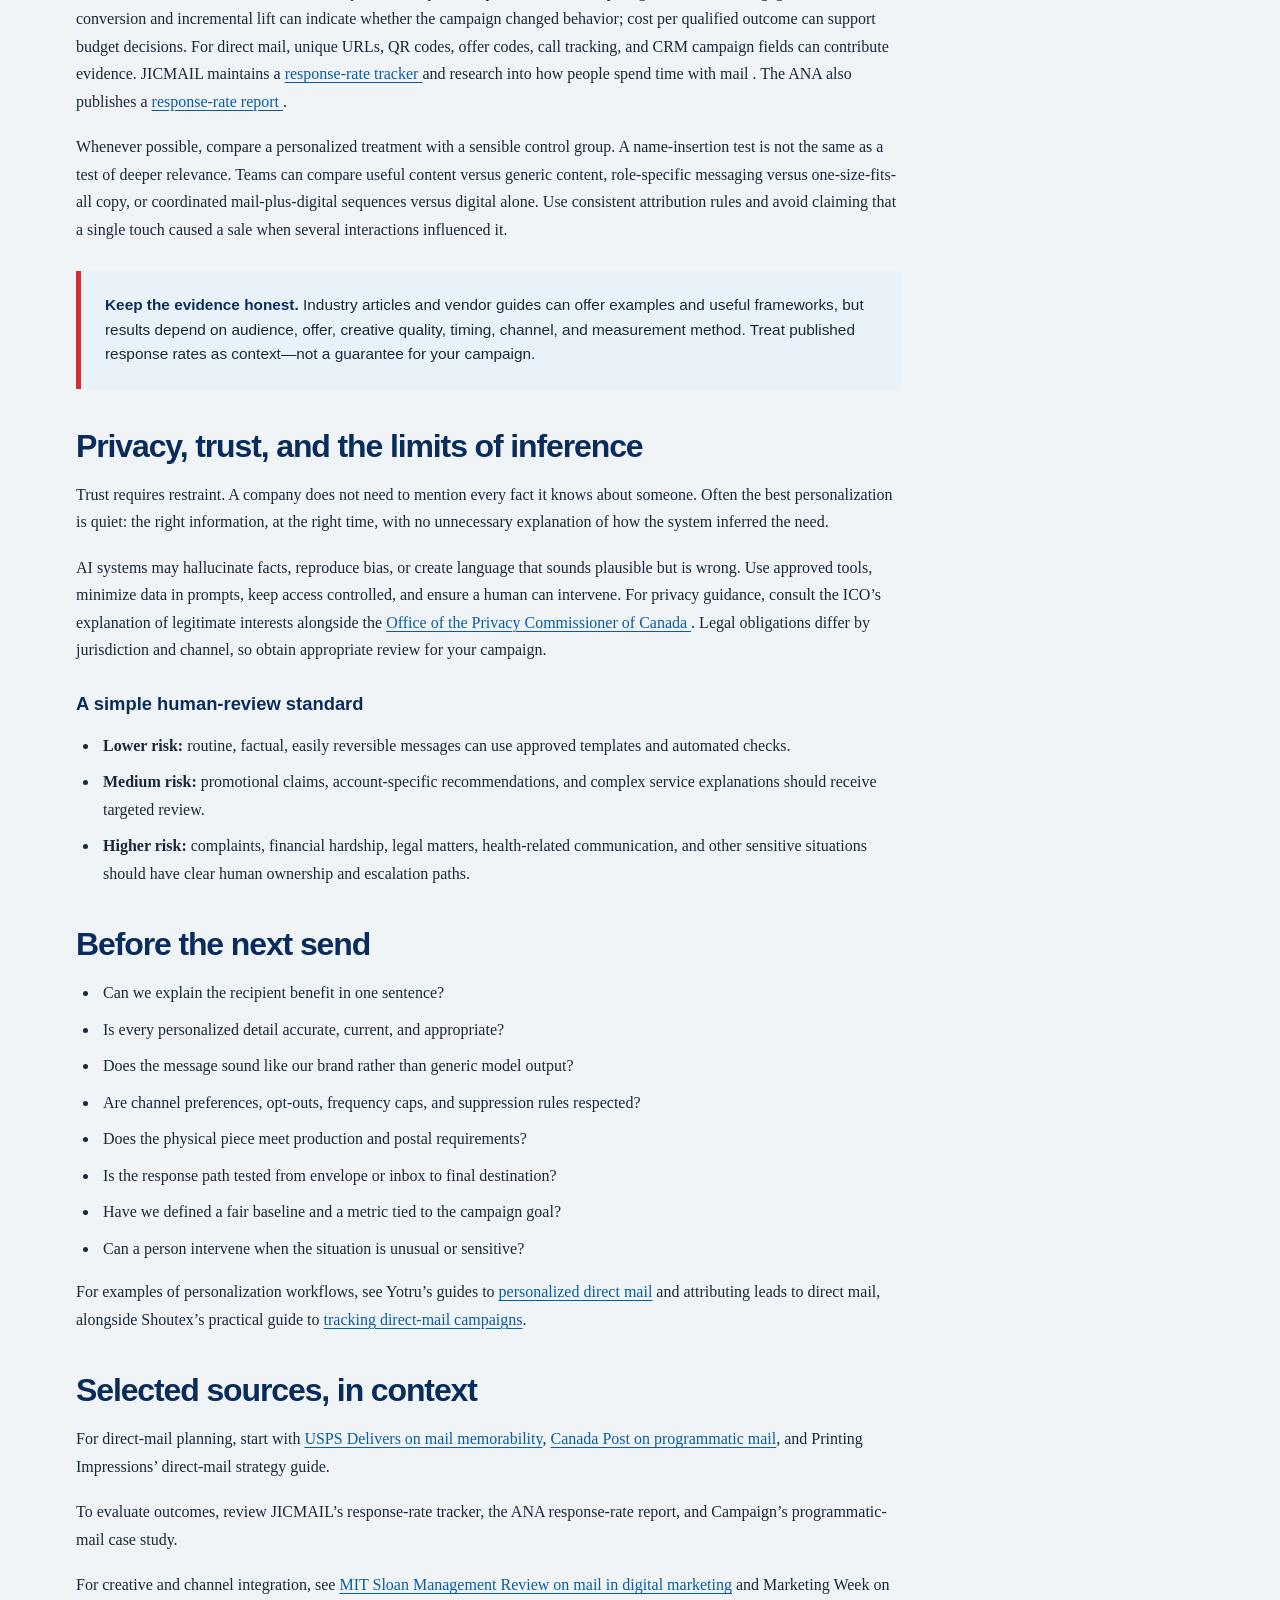
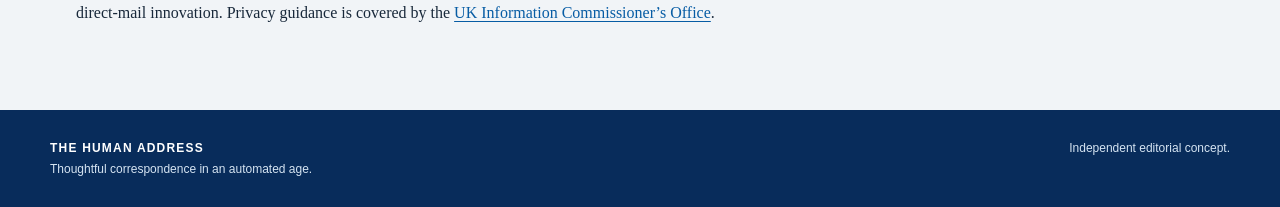
<file: playbook/index.html>
<!doctype html>
<!DOCTYPE html>

<!DOCTYPE html>

<!DOCTYPE html>

<html lang="en">
<head>
  <meta name="author" content="Siti N from Toronto">
<meta charset="utf-8"/>
<meta content="width=device-width, initial-scale=1" name="viewport"/>
<meta content="A practical workflow for AI-assisted campaigns, measurement, privacy, and the source material behind this guide." name="description"/>
<title>
   From clever automation to better correspondence. — The Human Address
  </title>
<link href="/styles.css" rel="stylesheet"/>
</head>
<body>
<div class="topline">
</div>
<header>
<div class="nav">
<a class="brand" href="">
<span aria-hidden="true" class="brandmark">
</span>
<span>
      The Human Address
     </span>
</a>
<small>
     Ideas for better correspondence · Field notes
    </small>
</div>
<nav aria-label="Main navigation" class="sectionbar">
<div class="inner">
<a href="" style="color:white;text-decoration:none">
      01 · Overview
     </a>
<a href="/b2b/" style="color:white;text-decoration:none">
      02 · B2B
     </a>
<a href="/b2c/" style="color:white;text-decoration:none">
      03 · B2C
     </a>
<a href="/playbook/" style="color:white;text-decoration:none">
      04 · Playbook &amp; sources
     </a>
</div>
</nav>
</header>
<section class="hero">
<div>
<div class="eyebrow">
     Field note 04 · The working playbook
    </div>
<h1>
     From clever automation to better correspondence.
    </h1>
<p class="dek">
     A practical workflow for AI-assisted campaigns, measurement, privacy, and the source material behind this guide.
    </p>
<div class="meta">
<span>
      Correspondence &amp; customer experience
     </span>
<span>
      •
     </span>
<span>
      The Human Address
     </span>
</div>
</div>
</section>
<div class="breadcrumbs">
<a href="">
    Home
   </a>
   / Playbook
  </div>
<div class="layout">
<main class="article">
<h2>
     A practical AI-assisted workflow
    </h2>
<p class="dropcap">
     The best workflow puts the recipient’s need before the model prompt. AI can accelerate research, drafting, adaptation, and analysis, but a repeatable process keeps those capabilities connected to accurate data, a clear offer, and a working response path.
    </p>
<ol>
<li>
<strong>
       Define the recipient’s need.
      </strong>
      Start with the problem the communication should solve, the decision it should support, or the service task it should complete.
     </li>
<li>
<strong>
       Choose permitted signals.
      </strong>
      Use relevant first-party data and appropriate public information. Document the source, freshness, and purpose of each important field.
     </li>
<li>
<strong>
       Segment by meaningful differences.
      </strong>
      Group people by needs, lifecycle stage, or business role—not by every tiny behavior a model can detect.
     </li>
<li>
<strong>
       Generate a controlled set of variants.
      </strong>
      Ask AI for alternate openings, reading levels, calls to action, or creative concepts inside approved brand and factual boundaries.
     </li>
<li>
<strong>
       Verify before sending.
      </strong>
      Check names, addresses, product details, claims, personalization tokens, links, and accessibility. Human review should increase with risk.
     </li>
<li>
<strong>
       Connect the response path.
      </strong>
      Ensure the QR code, reply address, landing page, phone number, or email destination works and matches the promise made in the message.
     </li>
<li>
<strong>
       Measure and learn.
      </strong>
      Compare response, conversion, complaints, opt-outs, and longer-term value against a meaningful baseline or holdout group.
     </li>
</ol>
<p>
     For direct mail, production quality matters too. Proofing, data hygiene, postal requirements, paper and format choices, and quality control all influence whether the communication reaches the right person and creates a good impression. See the USPS Office of Inspector General’s
     <a href="https://www.uspsoig.gov/reports/audit-reports/assessing-marketers-barriers-direct-mail-management-advisory-report">
      report on marketers’ barriers to direct-mail management
     </a>
     and Printing Impressions’
     <a href="https://www.piworld.com/how-to-build-a-direct-mail-strategy-that-actually-works/">
      guide to building a direct-mail strategy
     </a>
     .
    </p>
<h2>
     Measure outcomes, not just activity
    </h2>
<p>
     AI makes it easy to produce more variants and dashboards. That can create an illusion of progress. A campaign should be judged against its purpose: qualified meetings, completed onboarding, fewer support contacts, renewal, incremental sales, or a stronger customer relationship.
    </p>
<p>
     Track a small set of metrics that match the job. Delivery and response rates can help diagnose reach and engagement; conversion and incremental lift can indicate whether the campaign changed behavior; cost per qualified outcome can support budget decisions. For direct mail, unique URLs, QR codes, offer codes, call tracking, and CRM campaign fields can contribute evidence. JICMAIL maintains a
     <a href="https://www.jicmail.org.uk/flagship-research/response-rate-tracker/">
      response-rate tracker
     </a>
     and research into
     
      how people spend time with mail
     
     . The ANA also publishes a
     <a href="https://www.ana.net/miccontent/show/id/rr-2025-07-response-rate-report">
      response-rate report
     </a>
     .
    </p>
<p>
     Whenever possible, compare a personalized treatment with a sensible control group. A name-insertion test is not the same as a test of deeper relevance. Teams can compare useful content versus generic content, role-specific messaging versus one-size-fits-all copy, or coordinated mail-plus-digital sequences versus digital alone. Use consistent attribution rules and avoid claiming that a single touch caused a sale when several interactions influenced it.
    </p>
<div class="callout">
<strong>
      Keep the evidence honest.
     </strong>
     Industry articles and vendor guides can offer examples and useful frameworks, but results depend on audience, offer, creative quality, timing, channel, and measurement method. Treat published response rates as context—not a guarantee for your campaign.
    </div>
<h2>
     Privacy, trust, and the limits of inference
    </h2>
<p>
     Trust requires restraint. A company does not need to mention every fact it knows about someone. Often the best personalization is quiet: the right information, at the right time, with no unnecessary explanation of how the system inferred the need.
    </p>
<p>
     AI systems may hallucinate facts, reproduce bias, or create language that sounds plausible but is wrong. Use approved tools, minimize data in prompts, keep access controlled, and ensure a human can intervene. For privacy guidance, consult the
     
      ICO’s explanation of legitimate interests
     
     alongside the
     <a href="https://www.priv.gc.ca/">
      Office of the Privacy Commissioner of Canada
     </a>
     . Legal obligations differ by jurisdiction and channel, so obtain appropriate review for your campaign.
    </p>
<h3>
     A simple human-review standard
    </h3>
<ul>
<li>
<strong>
       Lower risk:
      </strong>
      routine, factual, easily reversible messages can use approved templates and automated checks.
     </li>
<li>
<strong>
       Medium risk:
      </strong>
      promotional claims, account-specific recommendations, and complex service explanations should receive targeted review.
     </li>
<li>
<strong>
       Higher risk:
      </strong>
      complaints, financial hardship, legal matters, health-related communication, and other sensitive situations should have clear human ownership and escalation paths.
     </li>
</ul>
<h2>
     Before the next send
    </h2>
<ul>
<li>
      Can we explain the recipient benefit in one sentence?
     </li>
<li>
      Is every personalized detail accurate, current, and appropriate?
     </li>
<li>
      Does the message sound like our brand rather than generic model output?
     </li>
<li>
      Are channel preferences, opt-outs, frequency caps, and suppression rules respected?
     </li>
<li>
      Does the physical piece meet production and postal requirements?
     </li>
<li>
      Is the response path tested from envelope or inbox to final destination?
     </li>
<li>
      Have we defined a fair baseline and a metric tied to the campaign goal?
     </li>
<li>
      Can a person intervene when the situation is unusual or sensitive?
     </li>
</ul>
<p>For examples of personalization workflows, see Yotru’s guides to <a href="https://yotru.com/knowledge-base/what-is-personalized-direct-mail">personalized direct mail</a> and attributing leads to direct mail, alongside Shoutex’s practical guide to <a href="https://guides.shoutex.com/direct-mail-marketing/how-to-track-direct-mail/">tracking direct-mail campaigns</a>.</p><h2>Selected sources, in context</h2>
<p>For direct-mail planning, start with <a href="https://www.uspsdelivers.com/why-direct-mail-is-more-memorable/">USPS Delivers on mail memorability</a>, <a href="https://www.canadapost-postescanada.ca/blogs/business/marketing/10-things-you-need-to-know-about-the-power-of-programmatic-mail/">Canada Post on programmatic mail</a>, and Printing Impressions’ direct-mail strategy guide.</p>
<p>To evaluate outcomes, review JICMAIL’s response-rate tracker, the ANA response-rate report, and Campaign’s programmatic-mail case study.</p>
<p>For creative and channel integration, see <a href="https://sloanreview.mit.edu/article/how-direct-mail-delivers-in-the-age-of-digital-marketing/">MIT Sloan Management Review on mail in digital marketing</a> and Marketing Week on direct-mail innovation. Privacy guidance is covered by the <a href="https://ico.org.uk/for-organisations/direct-marketing-and-privacy-and-electronic-communications/direct-marketing-guidance/">UK Information Commissioner’s Office</a>.</p></main>
<aside class="toc">
<h3>
     Explore the site
    </h3>
<a class="" href="">
     Overview
    </a>
<a class="" href="/b2b/">
     B2B correspondence
    </a>
<a class="" href="/b2c/">
     B2C correspondence
    </a>
<a class="active" href="/playbook/">
     Playbook &amp; references
    </a>
</aside>
</div>
<footer class="footer">
<div class="footer-inner">
<div>
<strong>
      The Human Address
     </strong>
<br/>
     Thoughtful correspondence in an automated age.
    </div>
<div>
     Independent editorial concept.
    </div>
</div>
</footer>
</body>
</html>
</file>
<file: styles.css>
:root{--navy:#082c5b;--blue:#1268ad;--red:#d52b32;--ink:#18283a;--muted:#5d6c7c;--paper:#fffdf8;--line:#d8e0e8;--pale:#edf4fa;--gold:#f2c66d}
*{box-sizing:border-box}html{scroll-behavior:smooth}body{margin:0;background:#f1f4f7;color:var(--ink);font:16px/1.72 Georgia,"Times New Roman",serif}a{color:#075ca4;text-decoration-thickness:1px;text-underline-offset:3px;overflow-wrap:anywhere}a:hover{color:var(--red)}
.sans,h1,h2,h3,.eyebrow,.nav,.meta,.stamp,.label,.kicker,figcaption,.toc,.callout,.footer,.breadcrumbs{font-family:Arial,Helvetica,sans-serif}
.topline{height:8px;background:linear-gradient(90deg,var(--navy) 0 62%,var(--red) 62% 72%,#fff 72% 74%,var(--red) 74% 84%,var(--navy) 84%)}
header{background:var(--paper);border-bottom:1px solid var(--line)}.nav{max-width:1180px;margin:auto;padding:19px 26px;display:flex;align-items:center;justify-content:space-between;gap:16px}.brand{display:flex;align-items:center;gap:12px;color:var(--navy);font-weight:800;letter-spacing:.07em;text-transform:uppercase;font-size:.82rem;text-decoration:none}.brandmark{width:38px;height:30px;border:2px solid var(--navy);position:relative;border-radius:3px;background:#fff;display:inline-block}.brandmark:before,.brandmark:after{content:"";position:absolute;top:4px;width:21px;height:2px;background:var(--red)}.brandmark:before{left:0;transform:rotate(34deg);transform-origin:left}.brandmark:after{right:0;transform:rotate(-34deg);transform-origin:right}.nav small{color:var(--muted);letter-spacing:.12em;text-transform:uppercase;font-size:.68rem}
.hero{max-width:1180px;margin:0 auto;padding:54px 26px 42px;display:grid;grid-template-columns:1.25fr .75fr;gap:44px;align-items:center}.hero h1{font-size:clamp(2.6rem,5.7vw,5rem);line-height:.99;letter-spacing:-.055em;color:var(--navy);margin:16px 0 20px;max-width:760px}.eyebrow{font-size:.72rem;letter-spacing:.18em;text-transform:uppercase;color:var(--red);font-weight:800}.dek{font-size:1.2rem;line-height:1.5;color:#405165;max-width:670px}.meta{display:flex;flex-wrap:wrap;gap:9px 18px;color:var(--muted);font-size:.75rem;text-transform:uppercase;letter-spacing:.08em;margin-top:24px}
.hero-art{min-height:310px;position:relative;display:grid;place-items:center}.envelope{width:min(100%,370px);aspect-ratio:1.34;background:#fff;border:1px solid #c8d3de;border-radius:5px;box-shadow:0 22px 42px #0b2d4d20;position:relative;transform:rotate(3deg);overflow:hidden}.env-flap{position:absolute;inset:0;background:#eaf2f8;clip-path:polygon(0 0,100% 0,50% 62%);border-bottom:1px solid #c7d4e1}.env-bottom{position:absolute;inset:0;background:linear-gradient(145deg,transparent 49.5%,#d9e5ef 50%,transparent 50.5%),linear-gradient(35deg,transparent 49.5%,#d9e5ef 50%,transparent 50.5%);pointer-events:none}.address{position:absolute;right:22px;bottom:30px;width:48%;padding:12px;background:#fff;border:1px solid #d3dce5}.address span{display:block;height:5px;background:#d7e0e8;margin:7px 0}.address span:nth-child(2){width:72%}.address span:nth-child(3){width:85%}.stamp{position:absolute;left:22px;top:22px;width:64px;height:73px;border:2px dashed #fff;outline:2px solid var(--red);background:var(--red);color:white;display:flex;align-items:center;justify-content:center;text-align:center;font-size:.59rem;line-height:1.15;font-weight:800;letter-spacing:.08em;transform:rotate(-5deg);box-shadow:0 0 0 5px #fff}.stamp b{font-size:1.15rem;display:block}.postcard{position:absolute;width:195px;height:122px;right:0;bottom:0;background:#f7d98e;border:8px solid white;box-shadow:0 12px 28px #0b2d4d24;transform:rotate(-9deg);padding:13px;color:var(--navy)}.postcard:before{content:"";position:absolute;right:10px;top:10px;width:28px;height:33px;border:1px dashed var(--red);background:#fff8e9}.postcard strong{display:block;font:800 .68rem Arial;text-transform:uppercase;letter-spacing:.12em}.postcard i{display:block;width:70%;height:2px;background:#9b8d69;margin:10px 0}.sectionbar{background:var(--navy);color:#fff}.sectionbar .inner{max-width:1180px;margin:auto;padding:14px 26px;display:flex;justify-content:space-between;align-items:center;gap:15px;font:700 .72rem Arial;letter-spacing:.13em;text-transform:uppercase}.sectionbar span:last-child{color:#b9d6f1}
.layout{max-width:1180px;margin:0 auto;padding:42px 26px 66px;display:grid;grid-template-columns:minmax(0,1fr) 255px;gap:48px}.article{min-width:0}.article h2{font-size:2rem;line-height:1.12;letter-spacing:-.035em;color:var(--navy);margin:40px 0 16px}.article h2:first-child{margin-top:0}.article h3{font-size:1.15rem;line-height:1.3;color:var(--navy);margin:28px 0 8px}.article p{margin:0 0 18px}.article ul,.article ol{padding-left:23px}.article li{padding-left:4px;margin:0 0 9px}.dropcap:first-letter{float:left;font-size:4.2rem;line-height:.8;padding:8px 10px 0 0;color:var(--red)}.callout{margin:28px 0;padding:22px 24px;background:#eaf2f9;border-left:5px solid var(--red);font-size:.96rem;line-height:1.6}.callout strong{color:var(--navy)}.pullquote{margin:32px 0;padding:12px 0 12px 24px;border-left:2px solid var(--red);font-size:1.5rem;line-height:1.35;color:var(--navy);font-style:italic}.toc{position:sticky;top:24px;align-self:start;background:#fff;border:1px solid var(--line);padding:21px 19px;font-size:.84rem;line-height:1.45}.toc h3{margin:0 0 12px;color:var(--navy);font-size:.72rem;letter-spacing:.14em;text-transform:uppercase}.toc a{display:block;padding:8px 0;border-bottom:1px solid #edf0f3;text-decoration:none;color:#42566b}.toc a:last-child{border:0}.toc a.active{font-weight:bold;color:var(--red)}.mini-label{border:1px solid #d7e0e8;background:#fff;padding:16px 18px;margin:22px 0;box-shadow:5px 5px 0 #e1e8ef}.mini-label strong{font:700 .75rem Arial;color:var(--navy);letter-spacing:.08em}.mini-label .lines{height:5px;background:#d9e2eb;margin:9px 0;width:78%}.mini-label .lines:nth-child(3){width:58%}.mini-label .lines:nth-child(4){width:68%}
.page-cards{display:grid;grid-template-columns:repeat(2,minmax(0,1fr));gap:18px;margin:28px 0}.page-card{background:white;border:1px solid var(--line);padding:22px;box-shadow:5px 5px 0 #e1e8ef}.page-card .kicker{color:var(--red);font-size:.68rem;letter-spacing:.13em;text-transform:uppercase;font-weight:800}.page-card h3{margin:8px 0}.page-card p{font-size:.95rem}.page-card a{font:700 .82rem Arial;text-decoration:none}.breadcrumbs{max-width:1180px;margin:auto;padding:18px 26px 0;font-size:.72rem;text-transform:uppercase;letter-spacing:.1em;color:var(--muted)}.breadcrumbs a{text-decoration:none}
.sources{background:#fff;border:1px solid var(--line);padding:28px;margin-top:30px}.sources h2{margin:0 0 10px!important}.sources-intro{color:var(--muted);font: .9rem/1.6 Arial,sans-serif}.refgroup{margin-top:22px}.refgroup h3{border-bottom:1px solid var(--line);padding-bottom:8px;margin:0 0 10px}.refgroup ol{padding-left:22px;margin:0}.refgroup li{margin:0 0 9px;font-size:.85rem;line-height:1.5;overflow-wrap:anywhere}.refgroup a{font-family:Arial,sans-serif;font-size:.82rem}.smallprint{color:#647488;font: .76rem/1.6 Arial,sans-serif;margin-top:24px}.footer{background:var(--navy);color:#d5e4f2;padding:28px 26px;font-size:.75rem}.footer-inner{max-width:1180px;margin:auto;display:flex;justify-content:space-between;gap:20px;flex-wrap:wrap}.footer strong{color:white;letter-spacing:.1em;text-transform:uppercase}.nextprev{display:flex;justify-content:space-between;gap:14px;border-top:1px solid var(--line);margin-top:38px;padding-top:20px;font-family:Arial,sans-serif}.nextprev a{display:block;background:#fff;border:1px solid var(--line);padding:12px 15px;text-decoration:none;font-size:.84rem;font-weight:bold;flex:1}.nextprev span{display:block;font-size:.65rem;color:var(--muted);text-transform:uppercase;letter-spacing:.1em;margin-bottom:4px}
@media(max-width:850px){.hero{grid-template-columns:1fr;padding-top:38px}.hero-art{min-height:260px;max-width:470px;width:100%;margin:auto}.layout{grid-template-columns:1fr;gap:25px}.toc{position:static;order:-1}.toc a{display:inline-block;margin-right:13px}.article h2{margin-top:35px}}@media(max-width:560px){.nav{padding:15px 18px}.nav small{display:none}.hero,.layout,.breadcrumbs{padding-left:18px;padding-right:18px}.hero h1{font-size:2.8rem}.dek{font-size:1.05rem}.hero-art{min-height:225px}.stamp{transform:scale(.8) rotate(-5deg);transform-origin:top left}.postcard{width:160px;height:100px;right:-3px}.sectionbar .inner{padding:13px 18px;font-size:.6rem}.page-cards{grid-template-columns:1fr}.sources{padding:20px}.article h2{font-size:1.7rem}.nextprev{flex-direction:column}}
@media print{body{background:white}.nav,.sectionbar,.footer{print-color-adjust:exact}.layout{display:block}.toc{position:static;margin-bottom:30px}.hero{padding-top:25px}.sources{break-before:page}a{color:inherit}}
</file>
